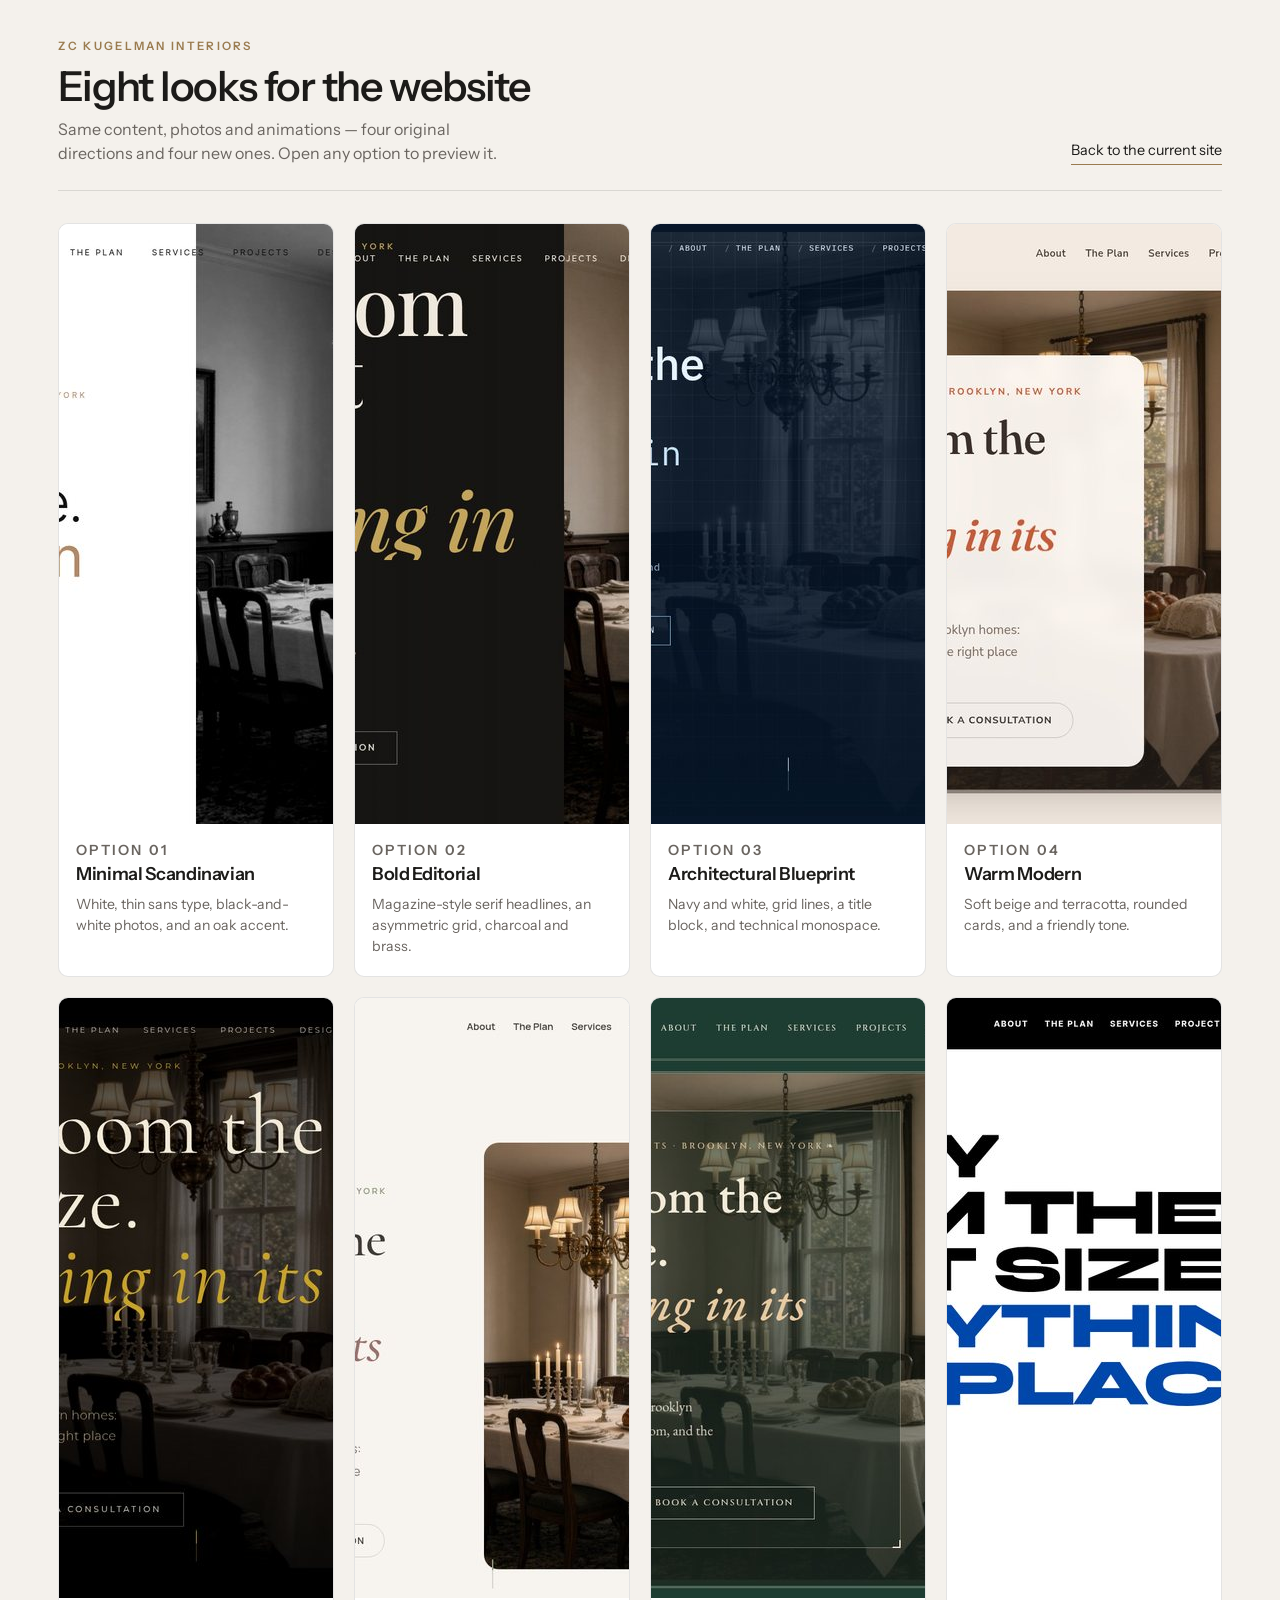
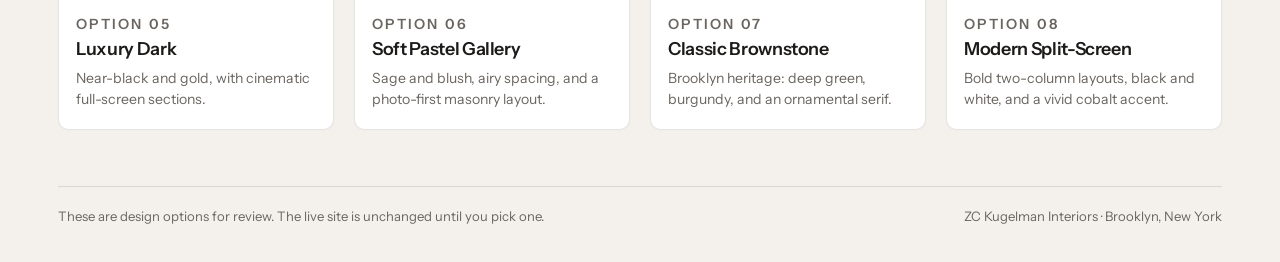
<file: options/index.html>
<!doctype html>
<html lang="en">
<head>
  <meta charset="utf-8">
  <meta name="viewport" content="width=device-width, initial-scale=1">
  <title>ZC Kugelman Interiors — UI options</title>
  <meta name="description" content="Eight design directions for the ZC Kugelman space-planning website. Pick a look to preview.">
  <link rel="icon" href="data:image/svg+xml,%3Csvg xmlns='http://www.w3.org/2000/svg' viewBox='0 0 64 64'%3E%3Crect width='64' height='64' fill='%231c1b19'/%3E%3Ctext x='32' y='42' font-family='Georgia,serif' font-size='28' fill='%239a7b4f' text-anchor='middle'%3EZC%3C/text%3E%3C/svg%3E">
  <link rel="preconnect" href="https://fonts.googleapis.com">
  <link rel="preconnect" href="https://fonts.gstatic.com" crossorigin>
  <link href="https://fonts.googleapis.com/css2?family=Instrument+Sans:wght@400;500;600&display=swap" rel="stylesheet">
  <style>
    :root{--ink:#1c1b19;--muted:#6a6560;--line:rgba(28,27,25,.12);--bg:#f4f1ec;--card:#fff;--accent:#9a7b4f}
    *{box-sizing:border-box}
    body{margin:0;background:var(--bg);color:var(--ink);font-family:"Instrument Sans",system-ui,sans-serif;line-height:1.5;-webkit-font-smoothing:antialiased}
    .wrap{width:min(1240px,100%);margin:0 auto;padding:0 clamp(1.2rem,4vw,2.4rem)}
    header{padding:2.4rem 0 1.6rem;display:flex;justify-content:space-between;align-items:flex-end;gap:1.5rem;flex-wrap:wrap;border-bottom:1px solid var(--line)}
    .kicker{font-size:.72rem;letter-spacing:.2em;text-transform:uppercase;color:var(--accent);font-weight:600;margin:0 0 .45rem}
    h1{font-size:clamp(1.8rem,1.3rem + 1.6vw,2.6rem);font-weight:550;letter-spacing:-.03em;margin:0;line-height:1.15}
    .lead{margin:.4rem 0 0;color:var(--muted);max-width:42ch}
    .back{color:inherit;text-decoration:none;font-size:.9rem;border-bottom:1px solid var(--accent);padding-bottom:.15rem}
    .back:hover{color:var(--accent)}
    .grid{display:grid;grid-template-columns:repeat(2,1fr);gap:1.3rem;padding:2rem 0 3.5rem}
    @media (min-width:900px){.grid{grid-template-columns:repeat(4,1fr)}}
    @media (max-width:640px){.grid{grid-template-columns:1fr}}
    a.card{display:block;background:var(--card);text-decoration:none;color:inherit;border:1px solid var(--line);border-radius:10px;overflow:hidden;transition:transform .25s ease,box-shadow .25s ease}
    a.card:hover{transform:translateY(-3px);box-shadow:0 16px 36px -24px rgba(28,27,25,.45)}
    a.card img{display:block;width:100%;aspect-ratio:16/10;object-fit:cover;background:#ddd}
    .meta{padding:1rem 1.05rem 1.15rem}
    .n{font-size:.68rem;letter-spacing:.16em;text-transform:uppercase;color:var(--accent);font-weight:600;margin:0 0 .3rem}
    h2{font-size:1.12rem;margin:0 0 .35rem;letter-spacing:-.02em;font-weight:600}
    .meta p{margin:0;color:var(--muted);font-size:.88rem}
    footer{border-top:1px solid var(--line);padding:1.3rem 0 2.2rem;color:var(--muted);font-size:.82rem;display:flex;justify-content:space-between;gap:1rem;flex-wrap:wrap}
    footer p{margin:0}
  </style>
</head>
<body>
  <div class="wrap">
    <header>
      <div>
        <p class="kicker">ZC Kugelman Interiors</p>
        <h1>Eight looks for the website</h1>
        <p class="lead">Same content, photos and animations — four original directions and four new ones. Open any option to preview it.</p>
      </div>
      <a class="back" href="../">Back to the current site</a>
    </header>
    <div class="grid">
      <a class="card" href="minimal-scandinavian/">
        <img src="thumbs/minimal-scandinavian.jpg" alt="Minimal Scandinavian design preview" width="960" height="600">
        <div class="meta"><p class="n">Option 01</p><h2>Minimal Scandinavian</h2><p>White, thin sans type, black-and-white photos, and an oak accent.</p></div>
      </a>
      <a class="card" href="bold-editorial/">
        <img src="thumbs/bold-editorial.jpg" alt="Bold Editorial design preview" width="960" height="600">
        <div class="meta"><p class="n">Option 02</p><h2>Bold Editorial</h2><p>Magazine-style serif headlines, an asymmetric grid, charcoal and brass.</p></div>
      </a>
      <a class="card" href="architectural-blueprint/">
        <img src="thumbs/architectural-blueprint.jpg" alt="Architectural Blueprint design preview" width="960" height="600">
        <div class="meta"><p class="n">Option 03</p><h2>Architectural Blueprint</h2><p>Navy and white, grid lines, a title block, and technical monospace.</p></div>
      </a>
      <a class="card" href="warm-modern/">
        <img src="thumbs/warm-modern.jpg" alt="Warm Modern design preview" width="960" height="600">
        <div class="meta"><p class="n">Option 04</p><h2>Warm Modern</h2><p>Soft beige and terracotta, rounded cards, and a friendly tone.</p></div>
      </a>
      <a class="card" href="luxury-dark/">
        <img src="thumbs/luxury-dark.jpg" alt="Luxury Dark design preview" width="960" height="600">
        <div class="meta"><p class="n">Option 05</p><h2>Luxury Dark</h2><p>Near-black and gold, with cinematic full-screen sections.</p></div>
      </a>
      <a class="card" href="soft-pastel-gallery/">
        <img src="thumbs/soft-pastel-gallery.jpg" alt="Soft Pastel Gallery design preview" width="960" height="600">
        <div class="meta"><p class="n">Option 06</p><h2>Soft Pastel Gallery</h2><p>Sage and blush, airy spacing, and a photo-first masonry layout.</p></div>
      </a>
      <a class="card" href="classic-brownstone/">
        <img src="thumbs/classic-brownstone.jpg" alt="Classic Brownstone design preview" width="960" height="600">
        <div class="meta"><p class="n">Option 07</p><h2>Classic Brownstone</h2><p>Brooklyn heritage: deep green, burgundy, and an ornamental serif.</p></div>
      </a>
      <a class="card" href="modern-split-screen/">
        <img src="thumbs/modern-split-screen.jpg" alt="Modern Split-Screen design preview" width="960" height="600">
        <div class="meta"><p class="n">Option 08</p><h2>Modern Split-Screen</h2><p>Bold two-column layouts, black and white, and a vivid cobalt accent.</p></div>
      </a>
    </div>
    <footer>
      <p>These are design options for review. The live site is unchanged until you pick one.</p>
      <p>ZC Kugelman Interiors · Brooklyn, New York</p>
    </footer>
  </div>
</body>
</html>
</file>
